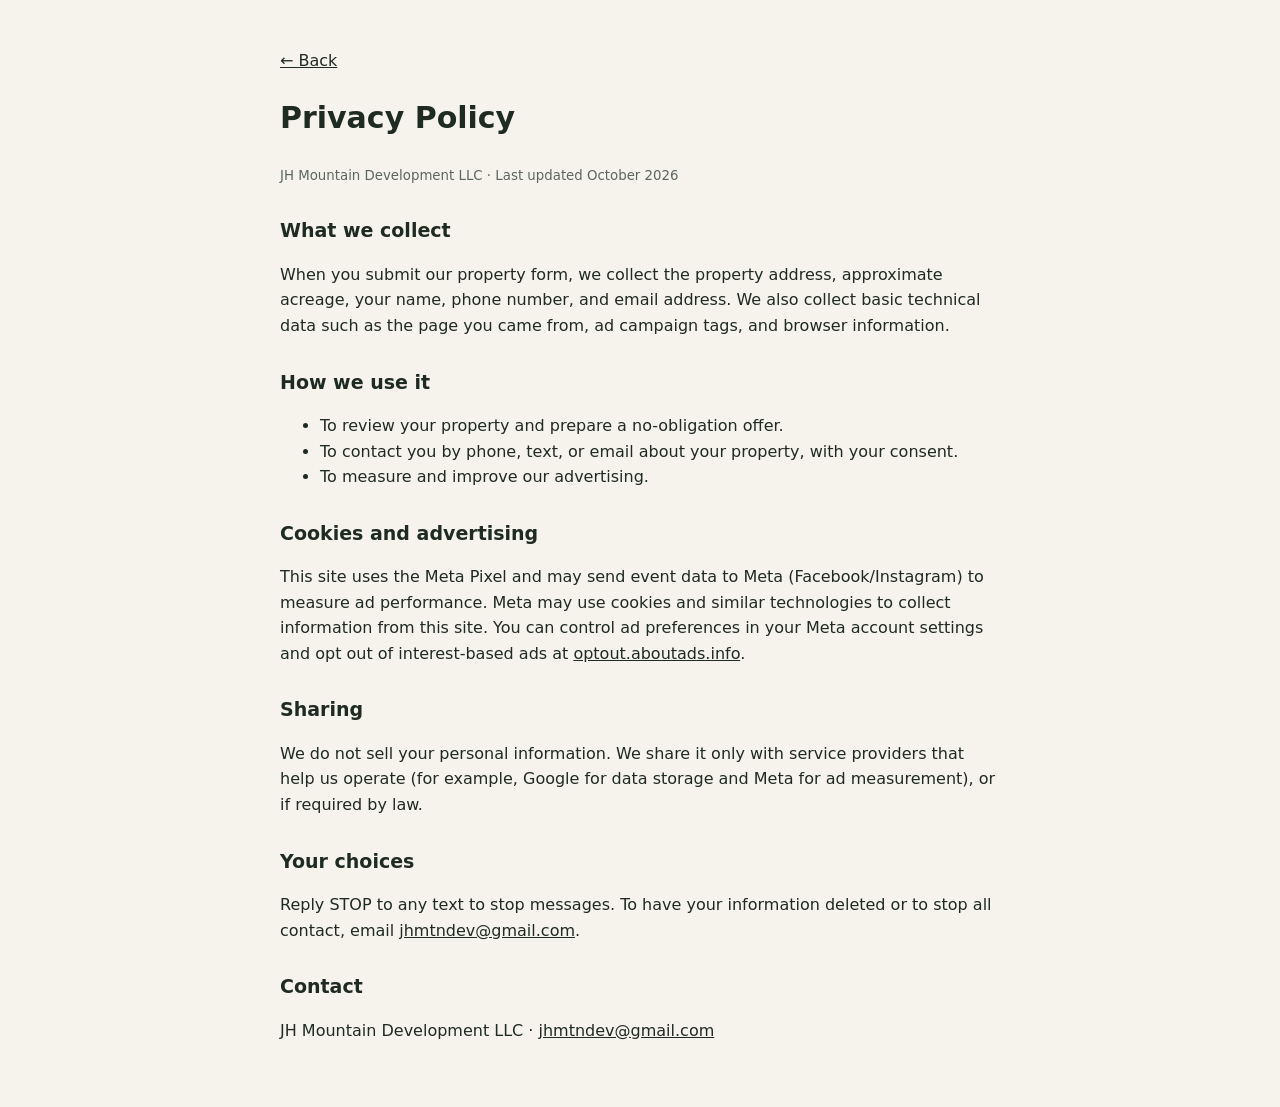
<file: sell/privacy.html>
<!doctype html>
<html lang="en">
<head>
<meta charset="utf-8">
<meta name="viewport" content="width=device-width, initial-scale=1">
<title>Privacy Policy | JH Mountain Development</title>
<style>
  :root{--bg:#f6f3ec;--ink:#1f2a22;--muted:#5b665d}
  @media (prefers-color-scheme: dark){:root{--bg:#141a16;--ink:#eef1ec;--muted:#a6b0a8}}
  body{margin:0;background:var(--bg);color:var(--ink);font:16px/1.6 system-ui,-apple-system,"Segoe UI",Roboto,sans-serif}
  .wrap{max-width:720px;margin:0 auto;padding:32px 16px 48px}
  h1{font-size:30px} h2{font-size:19px;margin-top:28px} p,li{color:var(--ink)} small{color:var(--muted)}
  a{color:inherit}
</style>
</head>
<body>
<div class="wrap">
  <p><a href="./">← Back</a></p>
  <h1>Privacy Policy</h1>
  <small>JH Mountain Development LLC · Last updated October 2026</small>

  <h2>What we collect</h2>
  <p>When you submit our property form, we collect the property address, approximate acreage, your name, phone number, and email address. We also collect basic technical data such as the page you came from, ad campaign tags, and browser information.</p>

  <h2>How we use it</h2>
  <ul>
    <li>To review your property and prepare a no-obligation offer.</li>
    <li>To contact you by phone, text, or email about your property, with your consent.</li>
    <li>To measure and improve our advertising.</li>
  </ul>

  <h2>Cookies and advertising</h2>
  <p>This site uses the Meta Pixel and may send event data to Meta (Facebook/Instagram) to measure ad performance. Meta may use cookies and similar technologies to collect information from this site. You can control ad preferences in your Meta account settings and opt out of interest-based ads at <a href="https://optout.aboutads.info">optout.aboutads.info</a>.</p>

  <h2>Sharing</h2>
  <p>We do not sell your personal information. We share it only with service providers that help us operate (for example, Google for data storage and Meta for ad measurement), or if required by law.</p>

  <h2>Your choices</h2>
  <p>Reply STOP to any text to stop messages. To have your information deleted or to stop all contact, email <a href="mailto:jhmtndev@gmail.com">jhmtndev@gmail.com</a>.</p>

  <h2>Contact</h2>
  <p>JH Mountain Development LLC · <a href="mailto:jhmtndev@gmail.com">jhmtndev@gmail.com</a></p>
</div>
</body>
</html>
</file>
